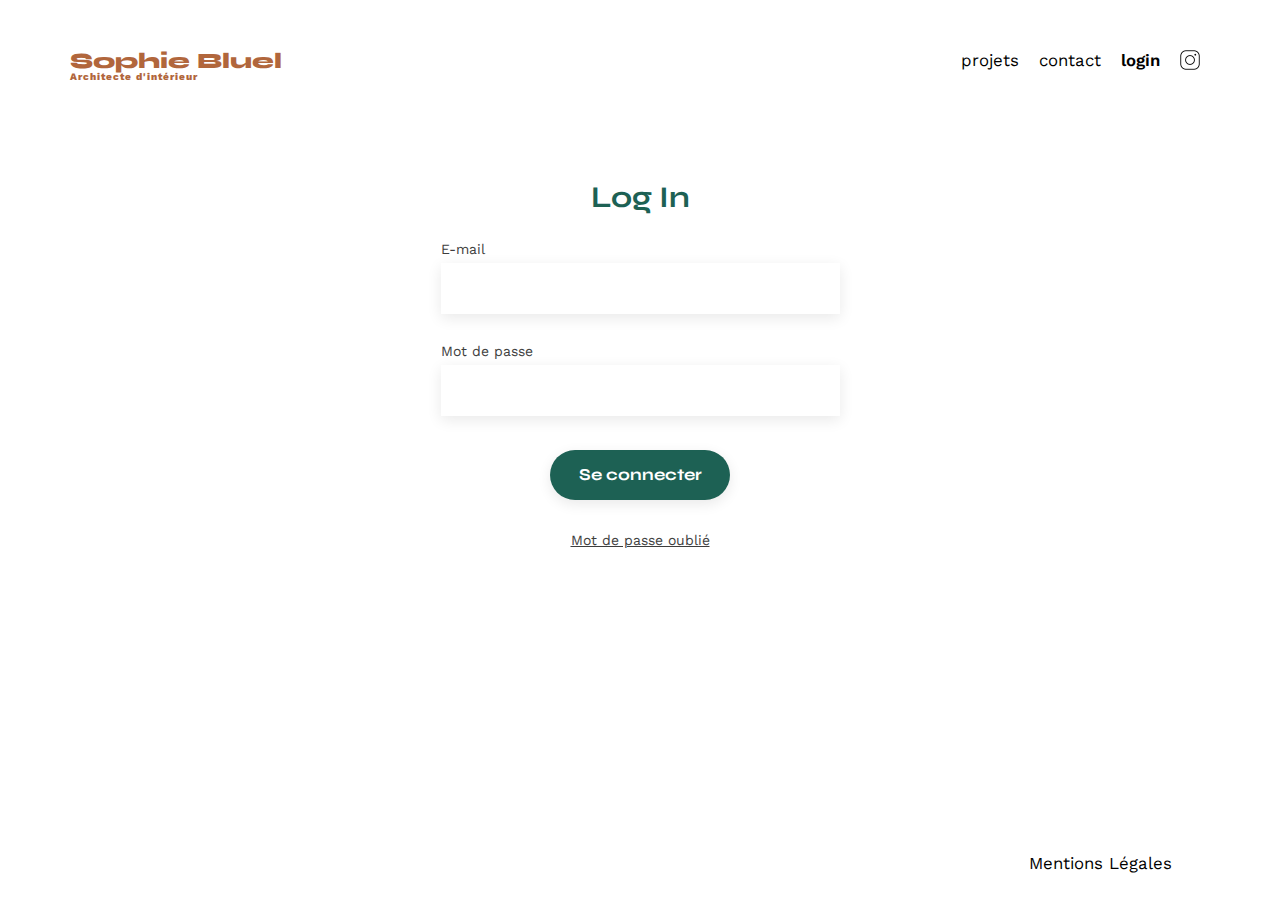
<file: FrontEnd/login.html>
<!DOCTYPE html>
<html lang="fr">
<head>
	<meta charset="UTF-8">
	<title>Sophie Bluel - Architecte d'intérieur</title>
	<meta name="viewport" content="width=device-width, initial-scale=1.0">
	<link rel="preconnect" href="https://fonts.googleapis.com">
	<link rel="preconnect" href="https://fonts.gstatic.com" crossorigin>
	<link href="https://fonts.googleapis.com/css2?family=Syne:wght@700;800&family=Work+Sans&display=swap" rel="stylesheet">
	<meta name="description" content="">
	<link rel="stylesheet" href="./assets/style.css">
	<link rel="stylesheet" href="./assets/login.css">
	<script type="module" src="login.js"></script>
</head>
<body>
	<header>
		<h1>Sophie Bluel <span>Architecte d'intérieur</span></h1>
		<nav>
			<ul>
				<li>projets</li>
				<li>contact</li>
				<li class="active"><a href="login.html">login</a></li>
				<li class="instagram-icon">
					<a href="https://www.instagram.com/"><img src="./assets/icons/instagram.png" alt="Instagram"></a>
				</li>
			</ul>
		</nav>
	</header>
	<main>
		<section class="login">
			<h2>Log In</h2>
				<form method="post" action="#" class="form-test">
					<label class="form-label" for="email">E-mail</label>
					<input class="field" type="text" name="email" id="email" required>
					<label class="form-label" for="password">Mot de passe</label>
					<input class="field" type="password" name="password" id="password" required>
					<div class="wrong-div">
						<span class="wrong-style" id="error">Couple e-mail/mot de passe incorrect.</span>
					</div>
					<input type="submit" value="Se connecter" class="button-login">
					<a href="#" class="forgotten-password">Mot de passe oublié</a>
				</form>
	</section>
	</main>

	<footer>
		<nav>
			<ul>
				<li>Mentions Légales</li>
			</ul>
		</nav>
	</footer>
</body>
</html>
</file>
<file: FrontEnd/assets/login.css>
body {
    min-height: 100vh;
    display: flex;
    flex-direction: column;
}

.active {
    font-weight: 600;
}

.instagram-icon {
    display: flex;
}

.instagram-icon img {
    width: 20px;
}

.instagram-icon a {
    height: 20px;
}

.login {
    display: flex;
    flex-direction: column;
    align-items: center;
}

.login form {
    display: flex;
    flex-direction: column;
}

.form-label {
    font-family: 'Work Sans';
    color: #3D3D3D;
    margin-bottom: 7px;
    margin-top: 30px;
}

.field {
    width: 379px;
    height: 51px;
    background: #FFFFFF;
    box-shadow: 0px 4px 14px rgba(0, 0, 0, 0.09);
    border: none;
    padding: 0px 10px;
}

.wrong-div {
    text-align: center;
    height: min-content;
}

.wrong-style {
    display: none;
    color: red;
    font-size: 12px;
    padding-top: 10px;
}

.button-login {
    height: 50px;
    font-size: 1.2em;
    border: none;
    box-shadow: 0px 4px 14px rgba(0, 0, 0, 0.09);
}

.forgotten-password {
    color: #3D3D3D;
    text-align: center;
    font-family: 'Work Sans';
}

footer {
    margin-top: auto;
}
</file>
<file: FrontEnd/assets/style.css>
/* http://meyerweb.com/eric/tools/css/reset/
   v2.0 | 20110126
   License: none (public domain)
*/

html, body, div, span, applet, object, iframe,
h1, h2, h3, h4, h5, h6, p, blockquote, pre,
a, abbr, acronym, address, big, cite, code,
del, dfn, em, img, ins, kbd, q, s, samp,
small, strike, strong, sub, sup, tt, var,
b, u, i, center,
dl, dt, dd, ol, ul, li,
fieldset, form, label, legend,
table, caption, tbody, tfoot, thead, tr, th, td,
article, aside, canvas, details, embed,
figure, figcaption, footer, header, hgroup,
menu, nav, output, ruby, section, summary,
time, mark, audio, video {
	margin: 0;
	padding: 0;
	border: 0;
	font-size: 100%;
	font: inherit;
	vertical-align: baseline;
}
/* HTML5 display-role reset for older browsers */
article, aside, details, figcaption, figure,
footer, header, hgroup, menu, nav, section {
	display: block;
}
body {
	line-height: 1;
}
ol, ul {
	list-style: none;
}
blockquote, q {
	quotes: none;
}
blockquote:before, blockquote:after,
q:before, q:after {
	content: '';
	content: none;
}
table {
	border-collapse: collapse;
	border-spacing: 0;
}
/** end reset css**/
body {
	max-width: 1140px;
	margin:auto;
	font-family: 'Work Sans' ;
	font-size: 14px;
}
header {
	display: flex;
	justify-content: space-between;
	margin: 50px 0
}
section {
	margin: 50px 0
}

h1{
	display: flex;
	flex-direction: column;
	font-family: 'Syne';
	font-size: 22px;
	font-weight: 800;
	color: #B1663C
}

h1 > span {
	font-family: 'Work Sans';
	font-size:10px;
	letter-spacing: 0.1em;
}

h2{
	font-family: 'Syne';
	font-weight: 700;
	font-size: 30px;
	color: #1D6154
}
nav ul {
	display: flex;
	align-items: center;
	list-style-type: none;

}
nav li {
	padding: 0 10px;
	font-size: 1.2em;
}
nav a {
	color: black;
	text-decoration: none;
}
a:hover {
	color: #B1663C;
}
li:hover {
	color: #B1663C;
}
#introduction {
	display: flex;
	align-items: center;
}
#introduction figure {
	flex: 1
}
#introduction img {
	display: block;
	margin: auto;
	width: 80%;
}

#introduction article {
	flex: 1
}
#introduction h2 {
	margin-bottom: 1em;
}

#introduction p {
	margin-bottom: 0.5em;
}
#portfolio h2,
#portfolio div {
	text-align: center;
	margin-bottom: 1em;
}
.gallery {
	width: 100%;
	display: grid;
	grid-template-columns: 1fr 1fr 1fr;
	grid-column-gap: 20px;
	grid-row-gap: 20px;
}

.gallery img {
	width: 100%;

}
#contact {
	width: 50%;
margin: auto;
}
#contact > * {
	text-align: center;

}
#contact h2{
	margin-bottom: 20px;
}
#contact form {
	text-align: left;
	margin-top:30px;
	display: flex;
	flex-direction: column;
}

#contact input {
	height: 50px;
	font-size: 1.2em;
	border: none;
	box-shadow: 0px 4px 14px rgba(0, 0, 0, 0.09);
}
#contact label {
	margin: 2em 0 1em 0;
}
#contact textarea {
	border: none;
	box-shadow: 0px 4px 14px rgba(0, 0, 0, 0.09);
}

input[type="submit"]{
	font-family: 'Syne';
	font-weight: 700;
	color: white;
	background-color: #1D6154;
	margin : 2em auto ;
	width: 180px;
	text-align: center;
	border-radius: 60px ;
}

input[type="submit"]:hover {
	background-color: #0E2F28;
	color: white;
	cursor: pointer;
}

footer nav ul {
	display: flex;
	justify-content: flex-end;
	margin: 2em
}

.display-none {
	display: none;
}
</file>
